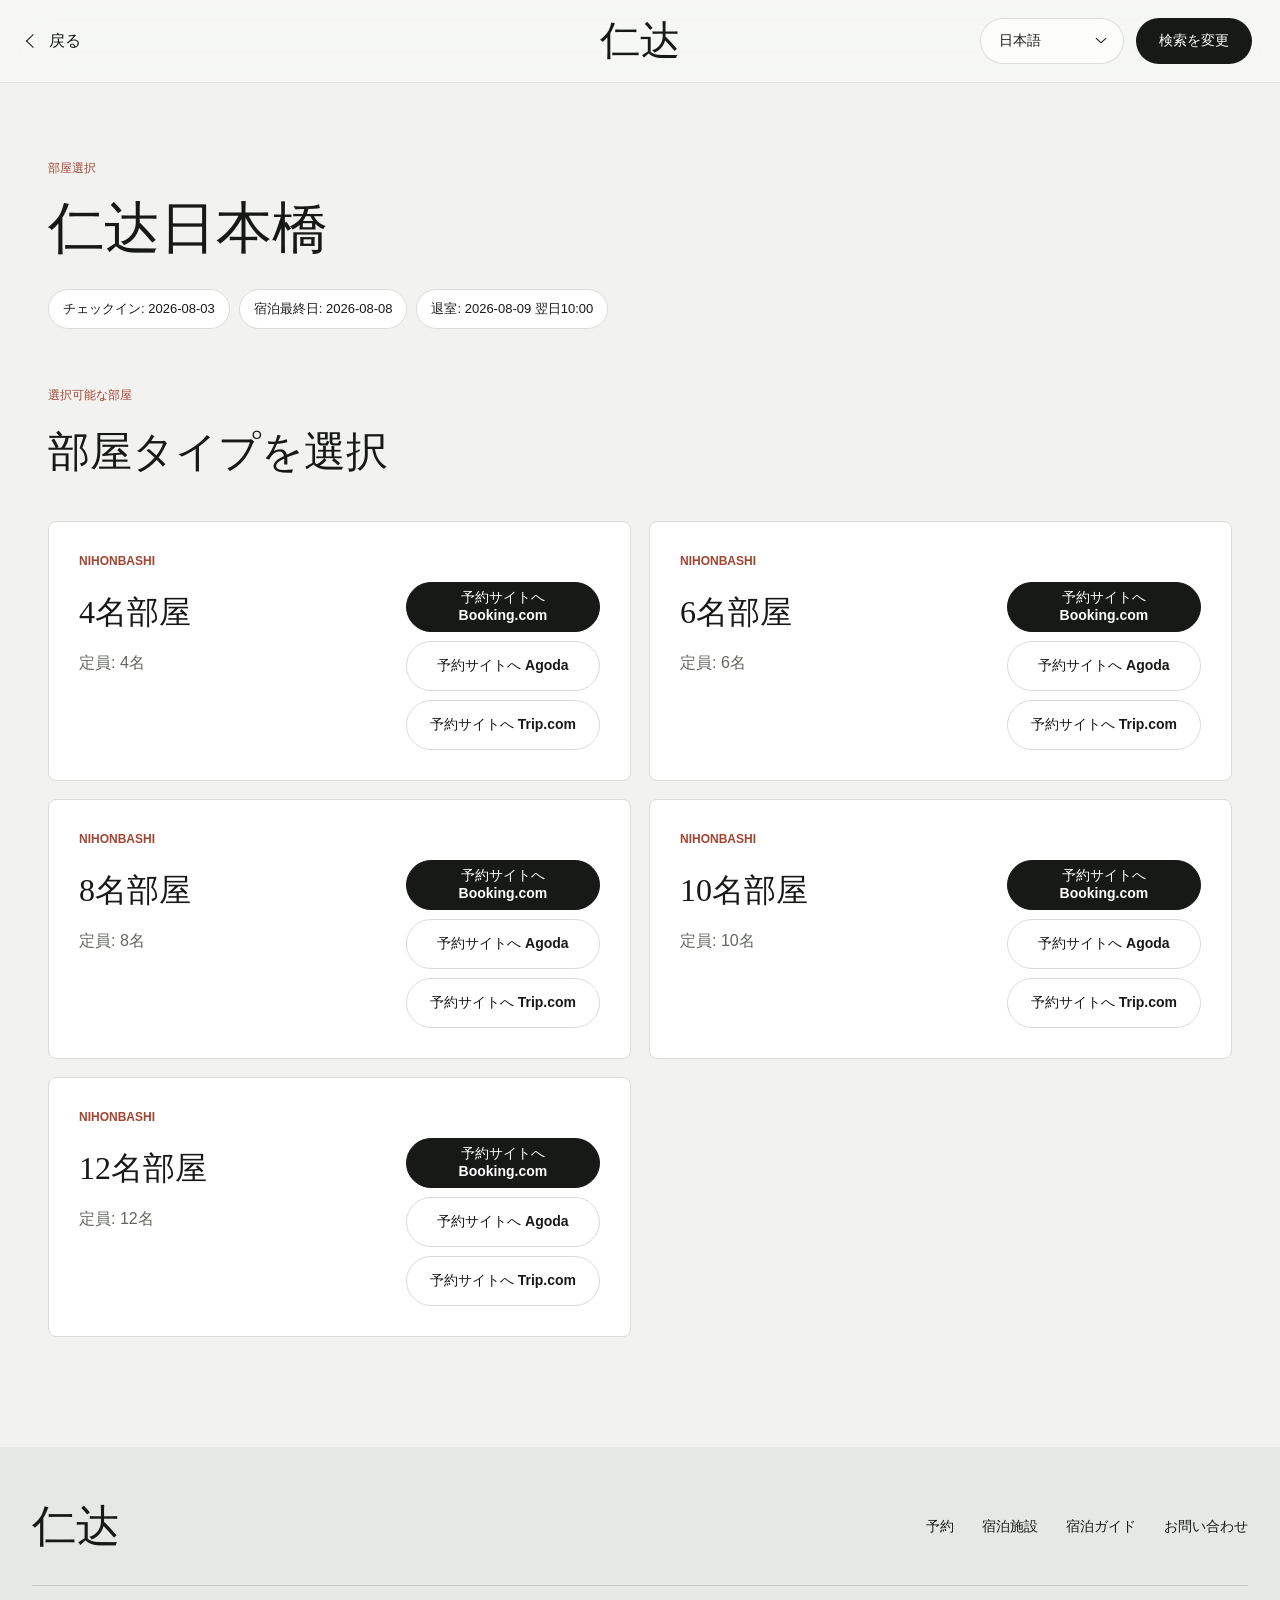
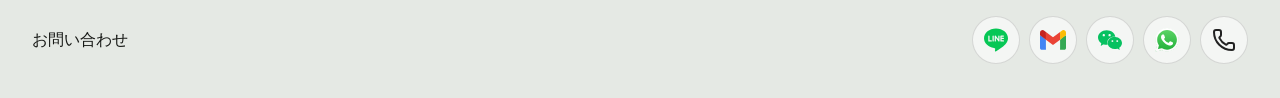
<file: rooms.html>
<!doctype html>
<html lang="ja">
  <head>
    <meta charset="utf-8" />
    <meta name="viewport" content="width=device-width, initial-scale=1" />
    <title>房型选择 | 仁达</title>
    <link rel="stylesheet" href="./styles.css?v=20260822a" />
  </head>
  <body class="rooms-site">
    <header class="site-header">
      <div class="header-left">
        <a class="back-link" href="./index.html#reserve" data-room-i18n="back">Back</a>
      </div>
      <a class="brand" href="./index.html" aria-label="仁达 home">仁达</a>
      <div class="header-right">
        <div class="language-wrap" aria-label="Language">
          <select id="languageSelect" class="native-language-select" tabindex="-1" aria-hidden="true">
            <option value="ja">日本語</option>
            <option value="en">English</option>
            <option value="zhHant">繁體中文</option>
            <option value="zhHans">简体中文</option>
            <option value="ko">한국어</option>
            <option value="vi">Tiếng Việt</option>
            <option value="hi">हिंदी</option>
          </select>
          <button class="language-trigger" type="button" aria-haspopup="listbox" aria-expanded="false">
            <span class="language-current">日本語</span>
          </button>
          <div class="language-menu" role="listbox" aria-label="Language options">
            <button type="button" role="option" data-language-option="ja">日本語</button>
            <button type="button" role="option" data-language-option="en">English</button>
            <button type="button" role="option" data-language-option="zhHant">繁體中文</button>
            <button type="button" role="option" data-language-option="zhHans">简体中文</button>
            <button type="button" role="option" data-language-option="ko">한국어</button>
            <button type="button" role="option" data-language-option="vi">Tiếng Việt</button>
            <button type="button" role="option" data-language-option="hi">हिंदी</button>
          </div>
        </div>
        <a class="reserve-button" href="./index.html#reserve" data-room-i18n="changeSearch">Change Search</a>
      </div>
    </header>

    <main class="rooms-page">
      <section class="rooms-hero">
        <p class="section-kicker" data-room-i18n="kicker">ROOM SELECTION</p>
        <h1 id="propertyTitle">仁达日本桥</h1>
        <div class="stay-summary">
          <span id="checkInSummary"></span>
          <span id="stayUntilSummary"></span>
          <span id="checkoutSummary"></span>
        </div>
      </section>

      <section class="room-list-section">
        <div class="section-heading">
          <p class="section-kicker" data-room-i18n="availableRooms">AVAILABLE ROOMS</p>
          <h2 data-room-i18n="chooseRoom">选择房型</h2>
        </div>
        <div class="room-grid" id="roomGrid"></div>
      </section>
    </main>

    <footer class="site-footer" id="contact">
      <div class="footer-main">
        <a class="footer-brand" href="./index.html">仁达</a>
        <nav aria-label="Footer navigation">
          <a href="./index.html#reserve" data-room-i18n="footerReserve">Reservation</a>
          <a href="./index.html#reserve" data-room-i18n="footerProperties">Properties</a>
          <a href="./guide.html" data-room-i18n="footerGuide">Stay Guide</a>
          <a href="#contact" data-room-i18n="footerContact">Contact</a>
        </nav>
      </div>
      <div class="contact-panel" aria-label="Contact channels">
        <p data-room-i18n="contactTitle">聯絡我們</p>
        <div class="contact-logos">
          <a href="#" aria-label="LINE">
            <img class="contact-icon" src="./assets/icons/line.svg" alt="" />
            <span class="sr-only">LINE</span>
          </a>
          <a href="mailto:info@jinda-stay.jp" aria-label="Gmail">
            <img class="contact-icon contact-icon-wide" src="./assets/icons/gmail.svg" alt="" />
            <span class="sr-only">Gmail</span>
          </a>
          <a href="#" aria-label="WeChat">
            <img class="contact-icon" src="./assets/icons/wechat.svg" alt="" />
            <span class="sr-only">WeChat</span>
          </a>
          <a href="#" aria-label="WhatsApp">
            <img class="contact-icon" src="./assets/icons/whatsapp.svg" alt="" />
            <span class="sr-only">WhatsApp</span>
          </a>
          <a href="tel:+81600000000" aria-label="Phone">
            <img class="contact-icon" src="./assets/icons/phone.svg" alt="" />
            <span class="sr-only">Phone</span>
          </a>
        </div>
      </div>
    </footer>

    <script src="./hotel-data.js?v=20260822a"></script>
    <script src="./rooms.js?v=20260822a"></script>
  </body>
</html>
</file>
<file: styles.css>
:root {
  color-scheme: light;
  --ink: #171916;
  --muted: #62675f;
  --line: #d9ddd7;
  --canvas: #f2f3f0;
  --surface: #ffffff;
  --soft: #e8ece7;
  --forest: #24362f;
  --vermilion: #a24532;
  --blue: #315b78;
  --shadow-soft: 0 16px 44px rgba(27, 34, 29, 0.08);
  --shadow-float: 0 18px 54px rgba(20, 24, 21, 0.16);
  --radius: 8px;
  --header-height: 82px;
  --content-width: 1360px;
  font-family:
    -apple-system, BlinkMacSystemFont, "Segoe UI", "Noto Sans JP", "Noto Sans TC",
    "Noto Sans KR", "Noto Sans Devanagari", Arial, sans-serif;
  font-synthesis: none;
  text-rendering: optimizeLegibility;
}

* {
  box-sizing: border-box;
}

html {
  scroll-behavior: smooth;
}

body {
  margin: 0;
  min-width: 320px;
  background: var(--canvas);
  color: var(--ink);
  font-size: 16px;
  line-height: 1.65;
}

body.menu-open {
  overflow: hidden;
}

button,
select,
input {
  color: inherit;
  font: inherit;
}

button,
a {
  -webkit-tap-highlight-color: transparent;
}

button {
  border: 0;
}

a {
  color: inherit;
  text-decoration: none;
}

img,
video {
  display: block;
  max-width: 100%;
}

.sr-only {
  position: absolute;
  width: 1px;
  height: 1px;
  padding: 0;
  margin: -1px;
  overflow: hidden;
  clip: rect(0, 0, 0, 0);
  white-space: nowrap;
  border: 0;
}

:focus-visible {
  outline: 3px solid rgba(49, 91, 120, 0.45);
  outline-offset: 3px;
}

.site-header {
  position: sticky;
  z-index: 70;
  top: 0;
  display: grid;
  grid-template-columns: 1fr auto 1fr;
  align-items: center;
  width: 100%;
  height: var(--header-height);
  padding: 0 28px;
  background: rgba(247, 248, 245, 0.84);
  box-shadow: 0 1px 0 rgba(31, 39, 33, 0.08);
  backdrop-filter: blur(22px) saturate(145%);
}

.header-left,
.header-right {
  display: flex;
  align-items: center;
}

.header-left {
  justify-content: flex-start;
  gap: 13px;
}

.header-right {
  justify-content: flex-end;
  gap: 12px;
}

.menu-button,
.drawer-close {
  position: relative;
  flex: 0 0 auto;
  width: 44px;
  height: 44px;
  padding: 0;
  border-radius: 50%;
  background: transparent;
  cursor: pointer;
  transition: background-color 180ms ease, transform 100ms ease-out;
}

.menu-button:hover,
.drawer-close:hover {
  background: rgba(23, 25, 22, 0.07);
}

.menu-button:active,
.drawer-close:active,
.language-trigger:active,
.reserve-button:active,
.hero-cta:active,
.map-open-link:active,
.guide-ota-links a:active,
.room-card a:active {
  transform: scale(0.97);
}

.menu-button span {
  position: absolute;
  left: 9px;
  width: 26px;
  height: 1px;
  background: currentColor;
}

.menu-button span:nth-child(1) {
  top: 13px;
}

.menu-button span:nth-child(2) {
  top: 21px;
}

.menu-button span:nth-child(3) {
  top: 29px;
}

.menu-text {
  padding: 8px 4px;
  background: transparent;
  font-size: 15px;
  font-weight: 600;
  cursor: pointer;
}

.brand,
.drawer-brand,
.footer-brand {
  font-family: "Yu Mincho", "Hiragino Mincho ProN", "Noto Serif JP", "Noto Serif TC", Georgia, serif;
  font-weight: 500;
  line-height: 1;
}

.brand {
  padding: 7px 15px;
  font-size: 40px;
}

.native-language-select {
  position: absolute;
  width: 1px;
  height: 1px;
  opacity: 0;
  pointer-events: none;
}

.language-wrap {
  position: relative;
}

.language-trigger {
  position: relative;
  display: flex;
  align-items: center;
  justify-content: space-between;
  min-width: 144px;
  height: 46px;
  padding: 0 42px 0 18px;
  border: 1px solid rgba(23, 25, 22, 0.14);
  border-radius: 999px;
  background: rgba(255, 255, 255, 0.72);
  font-size: 14px;
  font-weight: 600;
  white-space: nowrap;
  cursor: pointer;
  transition: background-color 180ms ease, border-color 180ms ease, transform 100ms ease-out;
}

.language-trigger::before,
.language-trigger::after {
  position: absolute;
  top: 21px;
  width: 7px;
  height: 1px;
  background: currentColor;
  content: "";
  transition: transform 220ms ease;
}

.language-trigger::before {
  right: 21px;
  transform: rotate(42deg);
}

.language-trigger::after {
  right: 16px;
  transform: rotate(-42deg);
}

.language-wrap.is-open .language-trigger,
.language-trigger:hover {
  border-color: rgba(23, 25, 22, 0.3);
  background: var(--surface);
}

.language-wrap.is-open .language-trigger::before {
  transform: rotate(-42deg);
}

.language-wrap.is-open .language-trigger::after {
  transform: rotate(42deg);
}

.language-menu {
  position: absolute;
  z-index: 90;
  top: calc(100% + 10px);
  right: 0;
  display: grid;
  grid-template-columns: repeat(2, minmax(0, 1fr));
  width: 320px;
  padding: 8px;
  border: 1px solid rgba(23, 25, 22, 0.1);
  border-radius: var(--radius);
  background: rgba(255, 255, 255, 0.94);
  box-shadow: var(--shadow-float);
  opacity: 0;
  transform: translateY(-6px) scale(0.98);
  transform-origin: top right;
  pointer-events: none;
  backdrop-filter: blur(24px) saturate(150%);
  transition: opacity 180ms ease, transform 260ms cubic-bezier(0.2, 0.8, 0.2, 1);
}

.language-wrap.is-open .language-menu {
  opacity: 1;
  transform: translateY(0) scale(1);
  pointer-events: auto;
}

.language-menu button {
  min-height: 46px;
  padding: 10px 12px;
  border-radius: 6px;
  background: transparent;
  text-align: left;
  white-space: nowrap;
  cursor: pointer;
  transition: background-color 160ms ease, color 160ms ease;
}

.language-menu button:hover,
.language-menu button[aria-selected="true"] {
  background: var(--soft);
  color: var(--forest);
}

.reserve-button,
.hero-cta,
.map-open-link,
.guide-ota-links a,
.ota-actions a {
  display: inline-flex;
  align-items: center;
  justify-content: center;
  min-height: 46px;
  border-radius: 999px;
  font-weight: 650;
  line-height: 1.25;
  transition: background-color 180ms ease, color 180ms ease, border-color 180ms ease, transform 100ms ease-out;
}

.reserve-button {
  min-width: 116px;
  padding: 0 23px;
  background: var(--ink);
  color: #fff;
  font-size: 14px;
  white-space: nowrap;
}

.reserve-button:hover,
.hero-cta:hover {
  background: var(--forest);
}

.back-link {
  display: inline-flex;
  align-items: center;
  min-height: 44px;
  font-weight: 650;
}

.back-link::before {
  width: 9px;
  height: 9px;
  margin-right: 11px;
  border-bottom: 1px solid currentColor;
  border-left: 1px solid currentColor;
  content: "";
  transform: rotate(45deg);
}

.menu-drawer {
  position: fixed;
  z-index: 100;
  inset: 0;
  background: rgba(11, 14, 12, 0.48);
  opacity: 0;
  pointer-events: none;
  transition: opacity 260ms ease;
}

.menu-drawer.is-open {
  opacity: 1;
  pointer-events: auto;
}

.drawer-panel {
  width: min(440px, 92vw);
  height: 100%;
  padding: 28px 34px 42px;
  background: rgba(250, 251, 248, 0.97);
  box-shadow: var(--shadow-float);
  transform: translateX(-100%);
  backdrop-filter: blur(26px) saturate(135%);
  transition: transform 380ms cubic-bezier(0.2, 0.8, 0.2, 1);
}

.menu-drawer.is-open .drawer-panel {
  transform: translateX(0);
}

.drawer-head {
  display: flex;
  align-items: center;
  justify-content: space-between;
  min-height: 58px;
}

.drawer-brand {
  font-size: 40px;
}

.drawer-close span::before,
.drawer-close span::after {
  position: absolute;
  top: 21px;
  left: 11px;
  width: 22px;
  height: 1px;
  background: currentColor;
  content: "";
}

.drawer-close span::before {
  transform: rotate(45deg);
}

.drawer-close span::after {
  transform: rotate(-45deg);
}

.drawer-nav {
  display: grid;
  margin-top: 80px;
}

.drawer-nav a {
  position: relative;
  padding: 20px 40px 20px 0;
  border-bottom: 1px solid var(--line);
  font-family: "Yu Mincho", "Hiragino Mincho ProN", "Noto Serif JP", "Noto Serif TC", Georgia, serif;
  font-size: 30px;
  line-height: 1.25;
  transition: color 180ms ease, padding-left 200ms ease;
}

.drawer-nav a::after {
  position: absolute;
  top: 50%;
  right: 8px;
  width: 9px;
  height: 9px;
  border-top: 1px solid currentColor;
  border-right: 1px solid currentColor;
  content: "";
  transform: translateY(-50%) rotate(45deg);
}

.drawer-nav a:hover {
  padding-left: 8px;
  color: var(--vermilion);
}

.hero {
  position: relative;
  width: 100%;
  height: min(880px, calc(100svh - 112px));
  min-height: 620px;
  overflow: hidden;
  background: #202822;
  touch-action: pan-y;
}

.slide {
  position: absolute;
  inset: 0;
  background-image: var(--image);
  background-position: center;
  background-size: cover;
  opacity: 0;
  transform: scale(1.015);
  transition: opacity 680ms ease, transform 1200ms cubic-bezier(0.2, 0.7, 0.2, 1);
}

.slide.is-active {
  opacity: 1;
  transform: scale(1);
}

.hero-shade {
  position: absolute;
  inset: 0;
  background: rgba(10, 13, 11, 0.42);
}

.hero-copy {
  position: absolute;
  z-index: 2;
  bottom: 17%;
  left: max(48px, 8vw);
  width: min(680px, 70vw);
  color: #fff;
}

.eyebrow,
.section-kicker {
  margin: 0;
  font-size: 12px;
  font-weight: 750;
  letter-spacing: 0;
  line-height: 1.4;
  text-transform: uppercase;
}

.eyebrow {
  margin-bottom: 22px;
}

.hero-copy h1,
.intro-section h2,
.property-entry-head h2,
.service-copy h2,
.guide-hero h1,
.guide-panel h2,
.rooms-hero h1,
.section-heading h2,
.room-card h3 {
  margin: 0;
  font-family: "Yu Mincho", "Hiragino Mincho ProN", "Noto Serif JP", "Noto Serif TC", Georgia, serif;
  font-weight: 500;
  letter-spacing: 0;
}

html[lang="hi"] .hero-copy h1,
html[lang="hi"] .intro-section h2,
html[lang="hi"] .property-entry-head h2,
html[lang="hi"] .service-copy h2,
html[lang="hi"] .guide-hero h1,
html[lang="hi"] .guide-panel h2,
html[lang="hi"] .rooms-hero h1,
html[lang="hi"] .section-heading h2,
html[lang="hi"] .room-card h3 {
  font-family: "Noto Sans Devanagari", "Segoe UI", Arial, sans-serif;
  font-weight: 580;
}

html[lang="zh-CN"] {
  font-family:
    "Noto Sans SC", "Noto Sans CJK SC", "Source Han Sans SC", "PingFang SC",
    "Microsoft YaHei UI", "Microsoft YaHei", "Segoe UI", Arial, sans-serif;
}

html[lang="zh-CN"] .drawer-nav a,
html[lang="zh-CN"] .hero-copy h1,
html[lang="zh-CN"] .intro-section h2,
html[lang="zh-CN"] .property-entry-head h2,
html[lang="zh-CN"] .service-copy h2,
html[lang="zh-CN"] .guide-hero h1,
html[lang="zh-CN"] .guide-panel h2,
html[lang="zh-CN"] .rooms-hero h1,
html[lang="zh-CN"] .section-heading h2,
html[lang="zh-CN"] .room-card h3,
html[lang="zh-CN"] .property-entry-copy strong,
html[lang="zh-CN"] .service-list strong {
  font-family:
    "Noto Sans SC", "Noto Sans CJK SC", "Source Han Sans SC", "PingFang SC",
    "Microsoft YaHei UI", "Microsoft YaHei", "Segoe UI", Arial, sans-serif;
  font-weight: 500;
}

.hero-copy h1 {
  max-width: 640px;
  font-size: 68px;
  line-height: 1.1;
}

.hero-copy > p:last-of-type {
  max-width: 580px;
  margin: 28px 0 0;
  font-size: 18px;
  line-height: 1.8;
}

.hero-cta {
  min-width: 176px;
  margin-top: 34px;
  padding: 0 24px;
  background: #fff;
  color: var(--ink);
  font-size: 14px;
}

.hero-cta:hover {
  color: #fff;
}

.slide-arrow {
  position: absolute;
  z-index: 3;
  top: 50%;
  display: grid;
  width: 54px;
  height: 54px;
  place-items: center;
  border: 1px solid rgba(255, 255, 255, 0.7);
  border-radius: 50%;
  background: rgba(17, 21, 18, 0.24);
  color: #fff;
  font-size: 28px;
  line-height: 1;
  cursor: pointer;
  backdrop-filter: blur(12px);
  transform: translateY(-50%);
  transition: background-color 180ms ease, transform 100ms ease-out;
}

.slide-arrow:hover {
  background: rgba(17, 21, 18, 0.58);
}

.slide-arrow:active {
  transform: translateY(-50%) scale(0.94);
}

.slide-arrow-left {
  left: 28px;
}

.slide-arrow-right {
  right: 28px;
}

.slide-count {
  position: absolute;
  z-index: 3;
  right: 40px;
  bottom: 32px;
  color: #fff;
  font-size: 13px;
  font-variant-numeric: tabular-nums;
}

.property-entry,
.intro-section,
.service-section,
.site-footer {
  width: 100%;
}

.property-entry {
  max-width: var(--content-width);
  margin: 0 auto;
  padding: 112px 48px 126px;
}

.property-entry-head {
  display: grid;
  grid-template-columns: minmax(0, 1.15fr) minmax(300px, 0.85fr);
  gap: 34px 80px;
  align-items: end;
  margin-bottom: 56px;
}

.property-entry-head .section-kicker {
  grid-column: 1 / -1;
  color: var(--vermilion);
}

.property-entry-head h2 {
  font-size: 48px;
  line-height: 1.22;
}

.property-entry-head > p:last-child {
  margin: 0;
  color: var(--muted);
  font-size: 17px;
  line-height: 1.8;
}

.property-entry-grid {
  display: grid;
  grid-template-columns: repeat(2, minmax(0, 1fr));
  gap: 24px;
}

.property-entry-card:last-child:nth-child(odd) {
  grid-column: 1 / -1;
}

.property-entry-card {
  display: grid;
  grid-template-columns: minmax(0, 1.08fr) minmax(250px, 0.92fr);
  min-height: 340px;
  overflow: hidden;
  border: 1px solid var(--line);
  border-radius: var(--radius);
  background: var(--surface);
  box-shadow: 0 1px 0 rgba(20, 24, 21, 0.02);
  transition: border-color 200ms ease, box-shadow 260ms ease, transform 260ms cubic-bezier(0.2, 0.8, 0.2, 1);
}

.property-entry-card:hover {
  border-color: rgba(36, 54, 47, 0.35);
  box-shadow: var(--shadow-soft);
  transform: translateY(-3px);
}

.property-entry-media {
  min-width: 0;
  min-height: 100%;
  margin: 0;
  overflow: hidden;
  background: var(--soft);
}

.property-entry-media img {
  width: 100%;
  height: 100%;
  object-fit: cover;
  transition: transform 700ms cubic-bezier(0.2, 0.7, 0.2, 1);
}

.property-entry-card:hover .property-entry-media img {
  transform: scale(1.025);
}

.property-entry-copy {
  display: flex;
  min-width: 0;
  padding: 30px;
  flex-direction: column;
}

.property-entry-copy > span {
  color: var(--vermilion);
  font-size: 12px;
  font-weight: 750;
}

.property-entry-copy strong {
  margin-top: 18px;
  font-family: "Yu Mincho", "Hiragino Mincho ProN", "Noto Serif JP", "Noto Serif TC", Georgia, serif;
  font-size: 30px;
  font-weight: 500;
  line-height: 1.25;
}

html[lang="hi"] .property-entry-copy strong {
  font-family: "Noto Sans Devanagari", "Segoe UI", Arial, sans-serif;
  font-weight: 600;
}

.property-entry-copy small {
  margin-top: 16px;
  color: var(--muted);
  font-size: 13px;
  line-height: 1.65;
}

.property-entry-copy em {
  display: flex;
  align-items: center;
  justify-content: space-between;
  gap: 18px;
  margin-top: auto;
  padding-top: 26px;
  border-top: 1px solid var(--line);
  color: var(--forest);
  font-size: 14px;
  font-style: normal;
  font-weight: 700;
}

.property-entry-copy em span:last-child {
  font-size: 19px;
  transition: transform 180ms ease;
}

.property-entry-card:hover .property-entry-copy em span:last-child {
  transform: translateX(4px);
}

.intro-section {
  display: grid;
  grid-template-columns: minmax(0, 1fr) minmax(0, 0.9fr);
  gap: 80px;
  max-width: var(--content-width);
  margin: 0 auto;
  padding: 104px 48px;
  border-top: 1px solid var(--line);
}

.intro-section h2 {
  max-width: 620px;
  margin-top: 22px;
  font-size: 48px;
  line-height: 1.24;
}

.intro-body {
  display: flex;
  align-items: end;
}

.intro-body p {
  margin: 0;
  color: var(--muted);
  font-size: 17px;
  line-height: 1.9;
}

.service-section {
  display: grid;
  grid-template-columns: minmax(300px, 0.72fr) minmax(0, 1.28fr);
  gap: 80px;
  padding: 112px max(48px, calc((100vw - 1264px) / 2));
  background: var(--forest);
  color: #fff;
}

.service-copy .section-kicker {
  color: #d8b5aa;
}

.service-copy h2 {
  max-width: 480px;
  margin-top: 24px;
  font-size: 48px;
  line-height: 1.25;
}

.service-list {
  margin: 0;
  padding: 0;
  list-style: none;
}

.service-list li {
  display: grid;
  grid-template-columns: 46px minmax(150px, 0.55fr) minmax(0, 1fr);
  gap: 22px;
  align-items: baseline;
  padding: 31px 0;
  border-top: 1px solid rgba(255, 255, 255, 0.2);
}

.service-list li:last-child {
  border-bottom: 1px solid rgba(255, 255, 255, 0.2);
}

.service-list span {
  color: #d8b5aa;
  font-size: 12px;
  font-weight: 750;
}

.service-list strong {
  font-family: "Yu Mincho", "Hiragino Mincho ProN", "Noto Serif JP", "Noto Serif TC", Georgia, serif;
  font-size: 25px;
  font-weight: 500;
}

html[lang="hi"] .service-list strong {
  font-family: "Noto Sans Devanagari", "Segoe UI", Arial, sans-serif;
  font-weight: 600;
}

.service-list p {
  margin: 0;
  color: rgba(255, 255, 255, 0.73);
  font-size: 15px;
  line-height: 1.8;
}

.site-footer {
  padding: 58px max(32px, calc((100vw - 1264px) / 2)) 34px;
  background: #e5e9e4;
}

.footer-main,
.contact-panel {
  display: flex;
  align-items: center;
  justify-content: space-between;
  gap: 32px;
}

.footer-main {
  padding-bottom: 36px;
  border-bottom: 1px solid rgba(23, 25, 22, 0.14);
}

.footer-brand {
  font-size: 44px;
}

.site-footer nav {
  display: flex;
  flex-wrap: wrap;
  justify-content: flex-end;
  gap: 12px 28px;
}

.site-footer nav a {
  font-size: 14px;
  font-weight: 650;
}

.site-footer nav a:hover {
  color: var(--vermilion);
}

.contact-panel {
  padding-top: 30px;
}

.contact-panel p {
  margin: 0;
  font-weight: 700;
}

.contact-logos {
  display: flex;
  flex-wrap: wrap;
  justify-content: flex-end;
  gap: 9px;
}

.contact-logos a {
  display: grid;
  width: 48px;
  height: 48px;
  place-items: center;
  border: 1px solid rgba(23, 25, 22, 0.14);
  border-radius: 50%;
  background: rgba(255, 255, 255, 0.58);
  transition: background-color 180ms ease, border-color 180ms ease, transform 180ms ease;
}

.contact-logos a:hover {
  border-color: rgba(23, 25, 22, 0.32);
  background: #fff;
  transform: translateY(-2px);
}

.contact-icon {
  width: 24px;
  height: 24px;
  object-fit: contain;
}

.contact-icon-wide {
  width: 26px;
}

.guide-page,
.rooms-page {
  width: min(100%, 1440px);
  margin: 0 auto;
  padding: 78px 48px 110px;
}

.guide-hero,
.rooms-hero {
  max-width: 920px;
  margin-bottom: 58px;
}

.guide-hero .section-kicker,
.rooms-hero .section-kicker,
.section-heading .section-kicker,
.guide-panel .section-kicker {
  color: var(--vermilion);
}

.guide-hero h1,
.rooms-hero h1 {
  margin-top: 18px;
  font-size: 56px;
  line-height: 1.18;
}

.guide-hero > p:last-of-type {
  max-width: 720px;
  margin: 24px 0 0;
  color: var(--muted);
  font-size: 17px;
}

.property-switcher {
  display: flex;
  flex-wrap: wrap;
  gap: 9px;
  margin-top: 34px;
}

.property-switcher button {
  min-height: 44px;
  padding: 0 18px;
  border: 1px solid var(--line);
  border-radius: 999px;
  background: var(--surface);
  font-size: 14px;
  font-weight: 650;
  cursor: pointer;
  transition: background-color 180ms ease, color 180ms ease, border-color 180ms ease, transform 100ms ease-out;
}

.property-switcher button:hover {
  border-color: rgba(36, 54, 47, 0.42);
}

.property-switcher button:active {
  transform: scale(0.97);
}

.property-switcher button[aria-pressed="true"] {
  border-color: var(--forest);
  background: var(--forest);
  color: #fff;
}

.guide-layout {
  display: grid;
  grid-template-columns: minmax(0, 0.95fr) minmax(0, 1.05fr);
  gap: 22px;
  align-items: start;
}

.guide-details {
  margin-top: 22px;
}

.guide-entry-demo {
  margin-top: 22px;
}

.guide-layout > .guide-entry-demo {
  margin-top: 0;
}

.guide-layout .entry-demo-header {
  grid-template-columns: 1fr;
  gap: 20px;
}

.guide-layout .demo-mode-switch {
  width: 100%;
}

.guide-layout .demo-mode-switch button {
  min-width: 0;
  flex: 1;
}

.guide-layout .entry-demo-stage {
  grid-template-columns: 1fr;
  gap: 24px;
}

.guide-layout .demo-instructions {
  padding: 22px 0 0;
  border-top: 1px solid var(--line);
  border-left: 0;
}

.guide-room-panel {
  margin-top: 22px;
}

.guide-entry-demo[hidden],
.demo-mode-switch[hidden],
.demo-scene[hidden] {
  display: none;
}

.entry-demo-panel {
  overflow: hidden;
}

.entry-demo-header {
  display: grid;
  grid-template-columns: minmax(0, 1fr) auto;
  gap: 32px;
  align-items: end;
}

.entry-demo-header .guide-panel-head {
  max-width: 720px;
}

.demo-mode-switch {
  display: flex;
  gap: 4px;
  padding: 4px;
  border: 1px solid var(--line);
  border-radius: 8px;
  background: var(--soft);
}

.demo-mode-switch button {
  min-height: 42px;
  padding: 0 17px;
  border: 0;
  border-radius: 6px;
  background: transparent;
  color: var(--muted);
  font-size: 13px;
  font-weight: 700;
  cursor: pointer;
  transition: background-color 180ms ease, color 180ms ease, box-shadow 180ms ease, transform 100ms ease-out;
}

.demo-mode-switch button:hover {
  color: var(--ink);
}

.demo-mode-switch button:active {
  transform: scale(0.97);
}

.demo-mode-switch button[aria-selected="true"] {
  background: var(--surface);
  color: var(--ink);
  box-shadow: 0 1px 7px rgba(31, 31, 28, 0.09);
}

.entry-demo-stage {
  display: grid;
  grid-template-columns: minmax(360px, 1.15fr) minmax(260px, 0.85fr);
  gap: 32px;
  align-items: stretch;
  margin-top: 30px;
}

.demo-visual-wrap {
  position: relative;
  min-height: 410px;
  overflow: hidden;
  border: 1px solid rgba(43, 48, 44, 0.12);
  border-radius: 8px;
  background: #e9ece8;
}

.demo-scene,
.lobby-wall,
.room-wall {
  position: absolute;
  inset: 0;
}

.lobby-wall {
  overflow: hidden;
  background: #d8d5cd;
}

.lobby-wall::after {
  position: absolute;
  right: 0;
  bottom: 0;
  left: 0;
  height: 18%;
  background: #b9b7b0;
  content: "";
}

.lobby-sign {
  position: absolute;
  z-index: 2;
  top: 24px;
  left: 6%;
  color: #434844;
  font-size: 11px;
  font-weight: 800;
}

.lobby-intercom {
  position: absolute;
  z-index: 3;
  top: 20px;
  right: 6%;
  left: auto;
  width: min(42%, 190px);
  min-width: 142px;
  min-height: 368px;
  padding: 12px 11px 14px;
  border: 2px solid #343936;
  border-radius: 3px;
  background: #1d211f;
  box-shadow: 0 20px 42px rgba(27, 31, 28, 0.24);
}

.lobby-intercom-top {
  position: relative;
  height: 66px;
}

.lobby-sensor {
  position: absolute;
  top: 7px;
  left: 8px;
  width: 31px;
  height: 35px;
  border-radius: 3px;
  background: #282c2a;
  box-shadow: inset 0 0 0 1px rgba(255, 255, 255, 0.05);
}

.lobby-camera {
  position: absolute;
  top: 2px;
  left: 50%;
  width: 48px;
  height: 48px;
  border: 8px solid #303532;
  border-radius: 50%;
  background: #151918;
  box-shadow: inset 0 0 0 3px #252c29, 0 0 0 1px rgba(255, 255, 255, 0.08);
  transform: translateX(-50%);
}

.lobby-camera::after {
  position: absolute;
  top: 50%;
  left: 50%;
  width: 8px;
  height: 8px;
  border-radius: 50%;
  background: #59645f;
  content: "";
  transform: translate(-50%, -50%);
}

.lobby-speaker {
  position: absolute;
  top: 10px;
  right: 5px;
  display: flex;
  gap: 4px;
}

.lobby-speaker i {
  width: 3px;
  height: 28px;
  border-radius: 2px;
  background: #2b302d;
}

.lobby-status-bar {
  position: absolute;
  bottom: 6px;
  left: 13px;
  width: 17px;
  height: 3px;
  border-radius: 3px;
  background: #42b5e8;
  box-shadow: 0 0 8px rgba(66, 181, 232, 0.68);
}

.demo-device-screen {
  display: grid;
  min-height: 62px;
  padding: 8px 9px;
  align-content: space-between;
  border-radius: 4px;
  background: #dfe9dc;
  color: #24362d;
  font-family: "Segoe UI", sans-serif;
}

.demo-device-screen > span {
  font-size: 8px;
  font-weight: 800;
}

.demo-phase-label {
  display: block;
  overflow: hidden;
  margin-top: 5px;
  color: #4c5f53;
  font-size: 7px;
  font-weight: 750;
  line-height: 1.2;
  text-overflow: ellipsis;
  white-space: nowrap;
}

.lobby-screen.is-touched {
  border-color: #6e8586;
  background: #25353b;
  box-shadow: 0 0 0 2px rgba(66, 181, 232, 0.22);
}

.lobby-screen {
  display: flex;
  min-height: 264px;
  padding: 8px;
  flex-direction: column;
  border: 1px solid #394744;
  border-radius: 2px;
  background: #1c292f;
  color: #f1f5f4;
  box-shadow: inset 0 0 18px rgba(0, 0, 0, 0.28);
}

.lobby-screen-heading {
  min-height: 47px;
  padding: 2px 2px 6px;
  border-bottom: 1px solid rgba(255, 255, 255, 0.12);
}

.lobby-screen-heading > span:first-child {
  display: block;
  color: #dbe5e3;
  font-size: 8px;
  font-weight: 800;
}

.lobby-screen .demo-phase-label {
  min-height: 17px;
  color: #aebebc;
  text-overflow: clip;
  white-space: normal;
}

.lobby-screen .demo-code-display {
  min-height: 27px;
  padding: 4px 2px 3px;
  gap: 8px;
  border-bottom: 1px solid rgba(255, 255, 255, 0.12);
  color: #fff;
  font-size: 16px;
}

.lobby-screen-controls {
  display: grid;
  grid-template-columns: minmax(0, 1fr) 34px;
  gap: 7px;
  align-items: end;
  margin-top: 5px;
}

.lobby-keypad {
  gap: 2px 5px;
  margin-top: 0;
}

.lobby-keypad .demo-key {
  height: 21px;
  aspect-ratio: auto;
  border: 0;
  border-bottom: 1px solid rgba(255, 255, 255, 0.18);
  border-radius: 0;
  background: transparent;
  font-size: 10px;
}

.lobby-screen-footer {
  display: flex;
  min-height: 20px;
  margin-top: auto;
  align-items: end;
  justify-content: space-between;
  border-top: 1px solid rgba(255, 255, 255, 0.12);
  color: #9da9a6;
  font-size: 6px;
}

.demo-code-display {
  display: flex;
  min-height: 20px;
  gap: 6px;
  align-items: center;
  font-size: 13px;
  font-variant-numeric: tabular-nums;
  font-weight: 800;
}

.demo-code-display i {
  opacity: 0;
  font-style: normal;
}

.demo-code-display i.is-visible {
  opacity: 1;
}

.demo-keypad {
  display: grid;
  grid-template-columns: repeat(3, 1fr);
  gap: 6px;
  margin-top: 12px;
}

.demo-key {
  display: grid;
  aspect-ratio: 1;
  place-items: center;
  border: 1px solid rgba(255, 255, 255, 0.16);
  border-radius: 50%;
  background: #343a36;
  color: #f7f8f6;
  font-family: "Segoe UI", sans-serif;
  font-size: 10px;
  font-style: normal;
  font-weight: 650;
}

.demo-confirm {
  border-color: rgba(202, 229, 211, 0.38);
  color: #cfe7d7;
  font-size: 8px;
}

.demo-call {
  position: static;
  display: grid;
  width: 100%;
  height: 72px;
  place-items: center;
  border: 1px solid #79d1c4;
  border-radius: 2px;
  background: #25b9ad;
  color: #fff;
  font-family: "Segoe UI", sans-serif;
  font-size: 7px;
  font-weight: 800;
  writing-mode: vertical-rl;
}

.demo-call.is-tapped {
  border-color: #bfeee8;
  background: #157f78;
  box-shadow: 0 0 0 3px rgba(37, 185, 173, 0.24);
  transform: scale(0.96);
}

.demo-unlock-light {
  position: absolute;
  right: 14px;
  bottom: 12px;
  width: 9px;
  height: 9px;
  border-radius: 50%;
  background: #6c756f;
  box-shadow: 0 0 0 4px rgba(255, 255, 255, 0.05);
}

.demo-unlock-light.is-unlocked {
  background: #58a970;
  box-shadow: 0 0 0 6px rgba(88, 169, 112, 0.2);
}

.lobby-door {
  position: absolute;
  z-index: 1;
  right: auto;
  bottom: 0;
  left: 5%;
  width: 43%;
  height: 86%;
  overflow: hidden;
  border: 9px solid #4c524f;
  border-bottom: 0;
  background: #aebfbd;
}

.lobby-door::after {
  position: absolute;
  top: 0;
  bottom: 0;
  left: 50%;
  width: 2px;
  background: #535b57;
  content: "";
  transform: translateX(-50%);
}

.glass-door {
  position: absolute;
  top: 0;
  bottom: 0;
  width: 50%;
  border: 1px solid rgba(255, 255, 255, 0.38);
  background: rgba(223, 236, 233, 0.5);
}

.glass-door-left {
  left: 0;
}

.glass-door-right {
  right: 0;
}

.lobby-door.is-open .glass-door-left {
  transform: translateX(-83%);
}

.lobby-door.is-open .glass-door-right {
  transform: translateX(83%);
}

.room-wall {
  overflow: hidden;
  background: #d8d4cb;
}

.room-wall::after {
  position: absolute;
  right: 0;
  bottom: 0;
  left: 0;
  height: 12%;
  background: #bbb6ac;
  content: "";
}

.room-door-frame {
  position: absolute;
  z-index: 1;
  bottom: 0;
  left: 50%;
  width: min(54%, 290px);
  height: 94%;
  border: 10px solid #3e332c;
  border-bottom: 0;
  background: #282522;
  perspective: 900px;
  transform: translateX(-50%);
}

.room-door-leaf {
  position: absolute;
  inset: 0;
  background: #69503e;
  box-shadow: inset 0 0 0 1px rgba(255, 255, 255, 0.08);
  transform-origin: left center;
}

.room-door-label {
  position: absolute;
  top: 34px;
  left: 50%;
  color: rgba(255, 255, 255, 0.72);
  font-size: 9px;
  font-weight: 800;
  transform: translateX(-50%);
}

.room-lock {
  position: absolute;
  top: 98px;
  right: 18px;
  width: 88px;
  min-height: 222px;
  padding: 9px;
  border-radius: 7px;
  background: #1f2421;
  box-shadow: 0 14px 28px rgba(24, 22, 20, 0.32);
}

.room-wake-bar {
  display: grid;
  min-height: 17px;
  margin-bottom: 7px;
  place-items: center;
  border: 1px solid #565f59;
  border-radius: 3px;
  background: #3c443f;
  color: #dce8df;
  font-family: "Segoe UI", sans-serif;
  font-size: 6px;
  font-weight: 800;
}

.room-wake-bar.is-tapped {
  border-color: #cfe7d7;
  background: #426854;
  box-shadow: 0 0 0 3px rgba(88, 169, 112, 0.2);
  transform: scale(0.96);
}

.room-lock-screen {
  position: relative;
  min-height: 40px;
  padding: 7px;
}

.room-random-text {
  position: absolute;
  right: 7px;
  bottom: 7px;
  opacity: 0;
  color: #315f43;
  font-family: "Segoe UI", sans-serif;
  font-size: 9px;
  font-weight: 850;
  letter-spacing: 0.09em;
  transition: opacity 180ms ease;
}

.room-random-text.is-visible {
  opacity: 1;
}

.room-keypad {
  gap: 4px;
  margin-top: 8px;
}

.room-keypad .demo-key {
  font-size: 8px;
}

.room-handle {
  position: absolute;
  right: 8px;
  bottom: -29px;
  width: 58px;
  height: 11px;
  border-radius: 999px;
  background: #c8cbc8;
  box-shadow: 0 4px 7px rgba(0, 0, 0, 0.24);
  transform-origin: right center;
}

.room-handle::after {
  position: absolute;
  right: -3px;
  top: -5px;
  width: 21px;
  height: 21px;
  border: 4px solid #aeb3af;
  border-radius: 50%;
  content: "";
}

.room-lock .demo-unlock-light {
  right: auto;
  bottom: -27px;
  left: 4px;
}

.demo-key.is-tapped {
  border-color: #cfe7d7;
  background: #426854;
  color: #fff;
  box-shadow: 0 0 0 3px rgba(88, 169, 112, 0.2);
  transform: scale(0.88);
}

.demo-key[data-demo-key="room-confirm"] {
  border-color: rgba(104, 220, 135, 0.72);
  background: #258b4d;
  color: #fff;
}

.demo-key[data-demo-key="room-clear"] {
  color: #ffccb9;
}

.room-handle.is-down {
  transform: rotate(24deg);
}

.room-door-leaf.is-open {
  transform: rotateY(-28deg);
}

.mailbox-wall {
  position: absolute;
  inset: 0;
  overflow: hidden;
  background: #d7d5cf;
}

.mailbox-wall::after {
  position: absolute;
  right: 0;
  bottom: 0;
  left: 0;
  height: 15%;
  background: #bab9b4;
  content: "";
}

.mailbox-sample-banner {
  position: absolute;
  z-index: 4;
  top: 12px;
  right: 6%;
  left: 6%;
  display: grid;
  min-height: 40px;
  grid-template-columns: auto minmax(0, 1fr);
  gap: 10px;
  align-items: center;
  padding: 6px 12px;
  border: 1px solid rgba(63, 69, 64, 0.18);
  border-radius: 8px;
  background: rgba(248, 249, 246, 0.92);
  box-shadow: 0 7px 20px rgba(41, 45, 42, 0.11);
  color: #39413b;
}

.mailbox-sample-banner span {
  color: #76512f;
  font-size: 9px;
  font-weight: 800;
  white-space: nowrap;
}

.mailbox-sample-banner strong {
  min-width: 0;
  font-size: 11px;
  font-weight: 760;
  line-height: 1.35;
}

.mailbox-cabinet {
  position: absolute;
  z-index: 2;
  top: 64px;
  right: 6%;
  bottom: 82px;
  left: 6%;
  display: grid;
  grid-template-columns: minmax(72px, 1fr) minmax(166px, 1.4fr) minmax(72px, 1fr);
  grid-template-rows: repeat(2, minmax(0, 1fr));
  gap: 7px;
  padding: 8px;
  border: 2px solid #7d817e;
  border-radius: 4px;
  background: #777b78;
  box-shadow: 0 18px 35px rgba(34, 38, 35, 0.22);
}

.mailbox-neighbor {
  position: relative;
  min-width: 0;
  border: 1px solid #7c807d;
  border-radius: 2px;
  background: #aaada9;
  box-shadow: inset 0 1px 0 rgba(255, 255, 255, 0.35);
}

.mailbox-neighbor i {
  position: absolute;
  top: 17%;
  right: 13%;
  left: 13%;
  height: 13px;
  border: 2px solid #888d89;
  background: #777c78;
  box-shadow: inset 0 3px 4px rgba(0, 0, 0, 0.18);
}

.mailbox-neighbor b {
  position: absolute;
  right: 10px;
  bottom: 9px;
  color: #696e6a;
  font-family: "Segoe UI", sans-serif;
  font-size: 8px;
}

.mailbox-neighbor-a {
  grid-column: 1;
  grid-row: 1;
}

.mailbox-neighbor-b {
  grid-column: 3;
  grid-row: 1;
}

.mailbox-neighbor-c {
  grid-column: 1;
  grid-row: 2;
}

.mailbox-neighbor-d {
  grid-column: 3;
  grid-row: 2;
}

.mailbox-target {
  position: relative;
  z-index: 2;
  grid-column: 2;
  grid-row: 1 / span 2;
  min-width: 0;
  overflow: visible;
  border: 1px solid #5f6460;
  border-radius: 2px;
  background: #4a4f4b;
  perspective: 800px;
}

.mailbox-cavity {
  position: absolute;
  inset: 8px;
  display: grid;
  place-items: center;
  overflow: hidden;
  background: #252a27;
  box-shadow: inset 0 10px 24px rgba(0, 0, 0, 0.5);
}

.mailbox-key-card {
  display: grid;
  width: 58px;
  height: 86px;
  opacity: 0;
  place-items: center;
  border-radius: 4px;
  background: #efe6c9;
  color: #5c533e;
  font-family: "Segoe UI", sans-serif;
  font-size: 9px;
  transform: translateY(10px) scale(0.9);
  transition: opacity 240ms ease, transform 420ms cubic-bezier(0.2, 0.8, 0.2, 1);
}

.mailbox-key-card i {
  position: relative;
  width: 14px;
  height: 34px;
  border: 4px solid #9f8e5f;
  border-bottom: 0;
  border-radius: 10px 10px 0 0;
}

.mailbox-key-card i::after {
  position: absolute;
  right: -9px;
  bottom: -10px;
  width: 15px;
  height: 4px;
  background: #9f8e5f;
  box-shadow: 0 7px 0 #9f8e5f;
  content: "";
}

.mailbox-door {
  position: absolute;
  z-index: 2;
  inset: 0;
  overflow: hidden;
  border: 2px solid #8b908c;
  border-radius: 2px;
  background: #afb2ae;
  box-shadow: inset 0 1px 0 rgba(255, 255, 255, 0.55), 0 7px 14px rgba(36, 40, 37, 0.18);
  transform-origin: left center;
  transform-style: preserve-3d;
  transition: transform 680ms cubic-bezier(0.2, 0.78, 0.2, 1), box-shadow 680ms ease;
}

.mailbox-slot {
  position: absolute;
  top: 18px;
  right: 12%;
  left: 12%;
  height: 22px;
  border: 3px solid #858a86;
  background: #737874;
  box-shadow: inset 0 4px 6px rgba(0, 0, 0, 0.24);
}

.mailbox-number {
  position: absolute;
  top: 51px;
  left: 50%;
  color: #666b67;
  font-family: "Segoe UI", sans-serif;
  font-size: 9px;
  font-weight: 800;
  transform: translateX(-50%);
}

.mailbox-dial-shell {
  position: absolute;
  top: 72px;
  left: 50%;
  width: 122px;
  height: 122px;
  border: 7px solid #8e9490;
  border-radius: 50%;
  background: #707572;
  box-shadow: 0 12px 18px rgba(30, 34, 31, 0.28), inset 0 0 0 2px #bdc2be;
  transform: translateX(-50%);
}

.mailbox-index {
  position: absolute;
  z-index: 5;
  top: -5px;
  left: 50%;
  width: 5px;
  height: 16px;
  border-radius: 2px;
  background: #f8faf7;
  box-shadow: 0 1px 3px rgba(0, 0, 0, 0.35);
  content: "";
  transform: translateX(-50%);
  transition: background-color 180ms ease, box-shadow 180ms ease;
}

.mailbox-dial {
  position: absolute;
  inset: 3px;
  border: 2px solid #1c211e;
  border-radius: 50%;
  background: #292e2b;
  box-shadow: inset 0 0 0 4px #3c423e, inset 0 -8px 14px rgba(0, 0, 0, 0.25);
  transition-property: transform;
  transition-timing-function: cubic-bezier(0.18, 0.76, 0.2, 1);
  will-change: transform;
}

.mailbox-dial-number {
  position: absolute;
  top: 50%;
  left: 50%;
  width: 18px;
  height: 18px;
  color: #f3f5f2;
  font-family: "Segoe UI", sans-serif;
  font-size: 11px;
  font-weight: 750;
  line-height: 18px;
  text-align: center;
  transform: translate(-50%, -50%) rotate(calc(var(--dial-index) * 36deg)) translateY(-42px);
  transform-origin: center;
}

.mailbox-dial-center {
  position: absolute;
  top: 50%;
  left: 50%;
  display: grid;
  width: 42px;
  height: 42px;
  place-items: center;
  border: 3px solid #c29a4f;
  border-radius: 50%;
  background: #d8b268;
  color: #4c3e27;
  font-family: "Segoe UI", sans-serif;
  font-size: 7px;
  font-weight: 850;
  transform: translate(-50%, -50%);
}

.mailbox-rotation-guide {
  --guide-tone: #2e7b50;
  position: absolute;
  z-index: 7;
  top: 111px;
  left: -56px;
  display: grid;
  width: 44px;
  height: 44px;
  opacity: 0;
  place-items: center;
  border: 2px solid rgba(255, 255, 255, 0.88);
  border-radius: 50%;
  background: var(--guide-tone);
  box-shadow: 0 7px 16px rgba(34, 52, 41, 0.24), inset 0 1px 0 rgba(255, 255, 255, 0.22);
  color: #fff;
  pointer-events: none;
  transform: translateY(7px) scale(0.84);
  transition: opacity 200ms ease, background-color 200ms ease, transform 300ms cubic-bezier(0.2, 0.8, 0.2, 1);
}

.mailbox-rotation-guide::after {
  position: absolute;
  top: 19px;
  right: -12px;
  width: 12px;
  height: 2px;
  border-radius: 2px;
  background: var(--guide-tone);
  content: "";
}

.mailbox-rotation-guide > span {
  display: grid;
  width: 100%;
  height: 100%;
  place-items: center;
}

.mailbox-rotation-guide > span::before {
  font-family: "Segoe UI Symbol", "Arial Unicode MS", sans-serif;
  font-size: 27px;
  font-weight: 400;
  line-height: 1;
}

.mailbox-rotation-guide.is-turning-left,
.mailbox-rotation-guide.is-turning-right {
  opacity: 1;
  transform: translateY(0) scale(1);
}

.mailbox-rotation-guide.is-turning-left > span::before {
  content: "↺";
}

.mailbox-rotation-guide.is-turning-right {
  --guide-tone: #9b632c;
  right: -56px;
  left: auto;
}

.mailbox-rotation-guide.is-turning-right::after {
  right: auto;
  left: -12px;
}

.mailbox-rotation-guide.is-turning-right > span::before {
  content: "↻";
}

.mailbox-rotation-guide.is-turning-left > span,
.mailbox-rotation-guide.is-turning-right > span {
  animation: mailbox-direction-pulse 760ms ease-in-out infinite;
}

.mailbox-rotation-guide.is-complete {
  opacity: 0;
  transform: translateY(-3px) scale(1.08);
}

@keyframes mailbox-direction-pulse {
  0%,
  100% {
    opacity: 0.72;
    transform: scale(0.96);
  }

  50% {
    opacity: 1;
    transform: scale(1.02);
  }
}

.mailbox-target.is-unlocked .mailbox-index {
  background: #7ec294;
  box-shadow: 0 0 0 4px rgba(126, 194, 148, 0.22), 0 0 12px rgba(126, 194, 148, 0.72);
}

.mailbox-target.is-open .mailbox-door {
  box-shadow: 13px 10px 22px rgba(27, 31, 28, 0.28);
  transform: rotateY(-76deg);
}

.mailbox-target.is-open .mailbox-key-card {
  opacity: 1;
  transform: translateY(0) scale(1);
}

.mailbox-turn-status {
  position: absolute;
  z-index: 4;
  right: 7%;
  bottom: 17px;
  left: 7%;
  display: grid;
  min-height: 48px;
  grid-template-columns: 34px minmax(0, 1fr) auto;
  gap: 11px;
  align-items: center;
  padding: 8px 13px;
  border: 1px solid rgba(63, 69, 64, 0.18);
  border-radius: 8px;
  background: rgba(248, 249, 246, 0.9);
  box-shadow: 0 8px 24px rgba(41, 45, 42, 0.14);
}

.mailbox-turn-arrow {
  display: grid;
  width: 32px;
  height: 32px;
  place-items: center;
  border-radius: 50%;
  background: #303732;
  color: #fff;
  font-family: "Segoe UI Symbol", sans-serif;
  font-size: 19px;
  transition: background-color 180ms ease, transform 180ms ease;
}

.mailbox-turn-status .demo-phase-label {
  min-width: 0;
  margin: 0;
  color: #39413b;
  font-size: 11px;
  line-height: 1.35;
  text-overflow: clip;
  white-space: normal;
}

.mailbox-turn-status strong {
  color: var(--forest);
  font-family: "Segoe UI", sans-serif;
  font-size: 13px;
  font-variant-numeric: tabular-nums;
}

.mailbox-turn-status.is-turning-left .mailbox-turn-arrow {
  background: #2e7b50;
}

.mailbox-turn-status.is-turning-right .mailbox-turn-arrow {
  background: #805b32;
}

.mailbox-turn-status.is-aligned .mailbox-turn-arrow {
  background: #33734a;
  transform: scale(1.08);
}

.is-mailbox-demo .demo-code-note {
  display: flex;
  justify-content: flex-end;
}

.is-mailbox-demo #demoSampleLabel,
.is-mailbox-demo #demoSampleCode {
  display: none;
}

.demo-instructions {
  display: flex;
  min-width: 0;
  padding: 4px 0 4px 30px;
  flex-direction: column;
  justify-content: center;
  border-left: 1px solid var(--line);
}

.demo-code-note {
  display: grid;
  grid-template-columns: auto minmax(0, 1fr) auto;
  gap: 14px;
  align-items: center;
  padding-bottom: 18px;
  border-bottom: 1px solid var(--line);
}

.demo-code-note span {
  color: var(--muted);
  font-size: 12px;
  font-weight: 750;
}

.demo-code-note strong {
  color: var(--forest);
  font-family: "Segoe UI", sans-serif;
  font-size: 32px;
  font-variant-numeric: tabular-nums;
  font-weight: 650;
}

.demo-code-note .demo-replay {
  justify-self: center;
  min-height: 38px;
  margin-top: 0;
  padding: 0 14px;
  white-space: nowrap;
}

.demo-step-list {
  margin: 18px 0 0;
  padding: 0;
  list-style: none;
  counter-reset: demo-step;
}

.demo-step-list li {
  position: relative;
  padding: 13px 0 13px 34px;
  border-bottom: 1px solid var(--line);
  color: #3c423e;
  counter-increment: demo-step;
  font-size: 13px;
  line-height: 1.55;
}

.demo-step-list li::before {
  position: absolute;
  top: 14px;
  left: 0;
  color: var(--vermilion);
  content: counter(demo-step, decimal-leading-zero);
  font-size: 10px;
  font-weight: 800;
}

.demo-privacy {
  margin: 17px 0 0;
  color: var(--muted);
  font-size: 12px;
  line-height: 1.65;
}

.demo-replay {
  display: inline-flex;
  width: fit-content;
  min-height: 44px;
  margin-top: 20px;
  padding: 0 18px;
  gap: 9px;
  align-items: center;
  border: 1px solid var(--ink);
  border-radius: 8px;
  background: var(--ink);
  color: #fff;
  font-size: 13px;
  font-weight: 700;
  cursor: pointer;
  transition: background-color 180ms ease, border-color 180ms ease, transform 100ms ease-out;
}

.demo-replay:hover {
  border-color: var(--forest);
  background: var(--forest);
}

.demo-replay:active {
  transform: scale(0.97);
}

.demo-replay > span:first-child {
  font-family: "Segoe UI Symbol", sans-serif;
  font-size: 19px;
  line-height: 1;
}

.guide-panel {
  min-width: 0;
  padding: 38px;
  border: 1px solid var(--line);
  border-radius: var(--radius);
  background: var(--surface);
}

.guide-panel-head h2 {
  margin-top: 13px;
  font-size: 35px;
  line-height: 1.25;
}

.guide-panel-head > span {
  display: block;
  margin-top: 13px;
  color: var(--muted);
  font-size: 14px;
  line-height: 1.7;
}

.map-open-link {
  min-height: 42px;
  margin-top: 20px;
  padding: 0 18px;
  border: 1px solid var(--line);
  background: var(--surface);
  color: var(--forest);
  font-size: 13px;
}

.map-open-link:hover {
  border-color: var(--forest);
  background: var(--forest);
  color: #fff;
}

.guide-map-panel iframe {
  width: 100%;
  height: 300px;
  margin-top: 26px;
  border: 0;
  border-radius: 6px;
  background: var(--soft);
}

.guide-booking-block,
.guide-checkin-block {
  margin-top: 34px;
  padding-top: 34px;
  border-top: 1px solid var(--line);
  scroll-margin-top: calc(var(--header-height) + 18px);
}

.guide-booking-block .guide-panel-head h2,
.guide-checkin-block .guide-panel-head h2 {
  font-size: 30px;
}

.guide-ota-links {
  display: grid;
  gap: 10px;
  margin-top: 24px;
}

.guide-booking-notice {
  margin: 22px 0 0;
  padding: 18px 20px;
  border: 1px solid var(--line);
  border-radius: 8px;
  background: var(--soft);
  color: var(--muted);
  font-size: 14px;
  line-height: 1.75;
}

.guide-ota-links a,
.ota-actions a {
  min-height: 50px;
  padding: 0 22px;
  border: 1px solid var(--ink);
  background: var(--ink);
  color: #fff;
  font-size: 14px;
  text-align: center;
}

.guide-ota-links a:not(:first-child),
.ota-actions a:not(:first-child) {
  border-color: var(--line);
  background: var(--surface);
  color: var(--ink);
}

.guide-ota-links a:hover,
.ota-actions a:hover {
  border-color: var(--forest);
  background: var(--forest);
  color: #fff;
}

.guide-step-list {
  margin: 22px 0 0;
  padding: 0;
  list-style: none;
  counter-reset: guide-step;
}

.guide-step-list li {
  position: relative;
  min-height: 54px;
  padding: 16px 0 16px 48px;
  border-top: 1px solid var(--line);
  counter-increment: guide-step;
}

.guide-step-list li:last-child {
  border-bottom: 1px solid var(--line);
}

.guide-step-list li::before {
  position: absolute;
  top: 16px;
  left: 0;
  display: grid;
  width: 28px;
  height: 28px;
  place-items: center;
  border-radius: 50%;
  background: var(--soft);
  color: var(--forest);
  content: counter(guide-step, decimal-leading-zero);
  font-size: 10px;
  font-weight: 750;
}

.security-note {
  margin-top: 24px;
  padding: 18px 20px;
  border-left: 3px solid var(--vermilion);
  border-radius: 6px;
  background: var(--soft);
}

.security-note span {
  color: var(--vermilion);
  font-size: 10px;
  font-weight: 800;
}

.security-note p {
  margin: 7px 0 0;
  color: #3e443e;
  font-size: 13px;
  line-height: 1.7;
}

.media-grid {
  display: grid;
  grid-template-columns: minmax(220px, 310px) minmax(0, 1fr);
  gap: 22px;
  align-items: start;
  margin-top: 25px;
}

.media-item {
  min-width: 0;
}

.media-item > span {
  display: block;
  margin-bottom: 10px;
  color: var(--muted);
  font-size: 12px;
  font-weight: 750;
}

.media-card {
  overflow: hidden;
  border-radius: 6px;
  background: var(--soft);
}

.media-card img {
  width: 100%;
  aspect-ratio: 4 / 3;
  object-fit: cover;
}

.video-card {
  position: relative;
  background: #161816;
}

.video-card video {
  width: 100%;
  aspect-ratio: 9 / 16;
  background: #161816;
  object-fit: contain;
}

.video-status {
  display: none;
  max-width: 230px;
  margin: 0;
  color: var(--muted);
  font-size: 14px;
  font-weight: 650;
  line-height: 1.7;
  text-align: center;
}

.video-card.is-unavailable {
  display: grid;
  aspect-ratio: 9 / 16;
  min-height: 360px;
  padding: 34px;
  place-items: center;
  background: var(--soft);
}

.video-card.is-unavailable video {
  display: none;
}

.video-card.is-unavailable .video-status {
  display: block;
}

.nearby-list {
  display: flex;
  flex-wrap: wrap;
  gap: 9px;
  margin-top: 24px;
}

.nearby-list span,
.stay-summary span {
  display: inline-flex;
  align-items: center;
  min-height: 40px;
  padding: 8px 14px;
  border: 1px solid var(--line);
  border-radius: 999px;
  background: var(--surface);
  font-size: 13px;
}

.rooms-hero {
  max-width: none;
}

.stay-summary {
  display: flex;
  flex-wrap: wrap;
  gap: 9px;
  margin-top: 28px;
}

.room-list-section {
  margin-top: 44px;
}

.section-heading h2 {
  margin-top: 14px;
  font-size: 42px;
}

.room-grid {
  display: grid;
  grid-template-columns: repeat(2, minmax(0, 1fr));
  gap: 18px;
  margin-top: 34px;
}

.room-empty-state {
  grid-column: 1 / -1;
  margin: 0;
  padding: 28px 0;
  border-top: 1px solid var(--line);
  border-bottom: 1px solid var(--line);
  color: var(--muted);
  font-size: 16px;
  line-height: 1.8;
}

.room-card {
  display: grid;
  grid-template-columns: minmax(0, 1fr) minmax(190px, 0.65fr);
  gap: 28px;
  min-height: 260px;
  padding: 30px;
  border: 1px solid var(--line);
  border-radius: var(--radius);
  background: var(--surface);
}

.room-card p {
  margin: 0;
  color: var(--vermilion);
  font-size: 12px;
  font-weight: 750;
}

.room-card h3 {
  margin-top: 20px;
  font-size: 32px;
  line-height: 1.25;
}

.room-card span {
  display: block;
  margin-top: 18px;
  color: var(--muted);
}

.ota-actions {
  display: grid;
  align-content: end;
  gap: 9px;
}

@media (max-width: 1120px) {
  .property-entry-card {
    grid-template-columns: 1fr;
  }

  .property-entry-media {
    min-height: 240px;
  }

  .service-section {
    grid-template-columns: 1fr;
    gap: 46px;
  }

  .guide-layout {
    grid-template-columns: 1fr;
  }

  .guide-map-panel iframe {
    height: 320px;
  }

  .room-grid {
    grid-template-columns: 1fr;
  }
}

@media (max-width: 820px) {
  :root {
    --header-height: 72px;
  }

  .site-header {
    padding: 0 16px;
  }

  .menu-text {
    display: none;
  }

  .brand {
    font-size: 34px;
  }

  .reserve-button {
    min-width: 92px;
    padding: 0 17px;
  }

  .language-trigger {
    min-width: 128px;
  }

  .hero-copy h1 {
    font-size: 52px;
  }

  .property-entry-head,
  .intro-section {
    grid-template-columns: 1fr;
  }

  .property-entry-head {
    gap: 18px;
  }

  .property-entry-head h2,
  .intro-section h2,
  .service-copy h2 {
    font-size: 42px;
  }

  .intro-section {
    gap: 34px;
  }

  .service-list li {
    grid-template-columns: 40px minmax(140px, 0.55fr) minmax(0, 1fr);
  }

  .guide-page,
  .rooms-page {
    padding-right: 24px;
    padding-left: 24px;
  }

  .media-grid {
    grid-template-columns: minmax(210px, 300px) minmax(0, 1fr);
  }
}

@media (max-width: 640px) {
  :root {
    --header-height: 64px;
  }

  body {
    font-size: 15px;
  }

  .site-header {
    padding: 0 8px;
  }

  .header-left,
  .header-right {
    gap: 5px;
  }

  .menu-button {
    width: 42px;
    height: 42px;
  }

  .brand {
    padding: 7px 8px;
    font-size: 30px;
  }

  .language-trigger {
    min-width: 112px;
    height: 42px;
    padding: 0 33px 0 13px;
    font-size: 12px;
  }

  .language-trigger::before,
  .language-trigger::after {
    top: 19px;
  }

  .language-trigger::before {
    right: 17px;
  }

  .language-trigger::after {
    right: 12px;
  }

  .language-menu {
    position: fixed;
    top: 70px;
    right: 8px;
    width: min(320px, calc(100vw - 16px));
  }

  .language-menu button {
    min-height: 44px;
    padding: 9px 10px;
    font-size: 13px;
  }

  .reserve-button {
    min-width: 50px;
    height: 42px;
    min-height: 42px;
    padding: 0 10px;
    font-size: 12px;
  }

  .back-link {
    font-size: 0;
  }

  .back-link::before {
    width: 11px;
    height: 11px;
    margin: 0 0 0 8px;
  }

  .rooms-site .reserve-button {
    display: none;
  }

  .drawer-panel {
    padding: 20px 24px 36px;
  }

  .drawer-brand {
    font-size: 34px;
  }

  .drawer-nav {
    margin-top: 58px;
  }

  .drawer-nav a {
    padding-top: 18px;
    padding-bottom: 18px;
    font-size: 26px;
  }

  .hero {
    height: calc(100svh - 96px);
    min-height: 540px;
  }

  .hero-copy {
    bottom: 110px;
    left: 22px;
    width: calc(100% - 44px);
  }

  .eyebrow {
    margin-bottom: 14px;
    font-size: 10px;
  }

  .hero-copy h1 {
    max-width: 92%;
    font-size: 38px;
    line-height: 1.18;
  }

  .hero-copy > p:last-of-type {
    max-width: 90%;
    margin-top: 18px;
    font-size: 14px;
    line-height: 1.7;
  }

  .hero-cta {
    min-width: 150px;
    min-height: 42px;
    margin-top: 24px;
    padding: 0 18px;
    font-size: 12px;
  }

  .slide-arrow {
    top: auto;
    bottom: 26px;
    width: 46px;
    height: 46px;
    font-size: 24px;
    transform: none;
  }

  .slide-arrow:active {
    transform: scale(0.94);
  }

  .slide-arrow-left {
    left: 18px;
  }

  .slide-arrow-right {
    right: 18px;
  }

  .slide-count {
    right: 50%;
    bottom: 37px;
    transform: translateX(50%);
  }

  .property-entry {
    padding: 76px 16px 86px;
  }

  .property-entry-head {
    margin-bottom: 34px;
  }

  .property-entry-head h2,
  .intro-section h2,
  .service-copy h2 {
    font-size: 34px;
    line-height: 1.3;
  }

  .property-entry-head > p:last-child,
  .intro-body p {
    font-size: 15px;
  }

  .property-entry-grid {
    grid-template-columns: 1fr;
    gap: 16px;
  }

  .property-entry-card {
    min-height: 0;
  }

  .property-entry-media {
    min-height: 0;
    aspect-ratio: 16 / 10;
  }

  .property-entry-copy {
    padding: 22px;
  }

  .property-entry-copy strong {
    margin-top: 12px;
    font-size: 27px;
  }

  .property-entry-copy em {
    margin-top: 23px;
  }

  .intro-section {
    padding: 76px 18px;
  }

  .service-section {
    gap: 36px;
    padding: 76px 18px 86px;
  }

  .service-list li {
    display: block;
    padding: 25px 0;
  }

  .service-list strong {
    display: block;
    margin-top: 10px;
    font-size: 24px;
  }

  .service-list p {
    margin-top: 12px;
  }

  .site-footer {
    padding: 44px 18px 28px;
  }

  .footer-main,
  .contact-panel {
    align-items: flex-start;
    flex-direction: column;
  }

  .footer-brand {
    font-size: 38px;
  }

  .site-footer nav {
    justify-content: flex-start;
    gap: 10px 20px;
  }

  .contact-logos {
    justify-content: flex-start;
  }

  .guide-page,
  .rooms-page {
    padding: 58px 14px 84px;
  }

  .guide-hero,
  .rooms-hero {
    margin-bottom: 38px;
    padding: 0 5px;
  }

  .guide-hero h1,
  .rooms-hero h1 {
    margin-top: 13px;
    font-size: 39px;
    line-height: 1.22;
  }

  .guide-hero > p:last-of-type {
    margin-top: 17px;
    font-size: 15px;
  }

  .property-switcher {
    flex-wrap: nowrap;
    margin-right: -14px;
    margin-left: -14px;
    padding: 0 14px 6px;
    overflow-x: auto;
    scrollbar-width: none;
  }

  .property-switcher::-webkit-scrollbar {
    display: none;
  }

  .property-switcher button {
    flex: 0 0 auto;
  }

  .guide-layout {
    gap: 14px;
  }

  .guide-details {
    margin-top: 14px;
  }

  .guide-entry-demo {
    margin-top: 14px;
  }

  .entry-demo-header {
    grid-template-columns: 1fr;
    gap: 22px;
  }

  .demo-mode-switch {
    width: 100%;
  }

  .demo-mode-switch button {
    min-width: 0;
    flex: 1;
    padding: 0 10px;
  }

  .entry-demo-stage {
    grid-template-columns: 1fr;
    gap: 24px;
    margin-top: 24px;
  }

  .demo-visual-wrap {
    min-height: 360px;
  }

  .lobby-intercom {
    right: 4%;
    left: auto;
    width: 42%;
    min-width: 0;
  }

  .lobby-door {
    right: auto;
    left: 4%;
    width: 44%;
  }

  .room-door-frame {
    width: min(62%, 230px);
  }

  .mailbox-cabinet {
    grid-template-columns: minmax(48px, 0.75fr) minmax(145px, 1.8fr) minmax(48px, 0.75fr);
    gap: 4px;
    padding: 6px;
  }

  .mailbox-neighbor b {
    right: 6px;
    bottom: 7px;
    font-size: 7px;
  }

  .demo-instructions {
    padding: 22px 0 0;
    border-top: 1px solid var(--line);
    border-left: 0;
  }

  .guide-panel {
    padding: 22px 18px;
  }

  .guide-panel-head h2 {
    font-size: 29px;
  }

  .guide-map-panel iframe {
    height: 258px;
    margin-top: 20px;
  }

  .guide-booking-block,
  .guide-checkin-block {
    margin-top: 28px;
    padding-top: 28px;
  }

  .guide-booking-block .guide-panel-head h2,
  .guide-checkin-block .guide-panel-head h2 {
    font-size: 27px;
  }

  .media-grid {
    grid-template-columns: 1fr;
    gap: 24px;
  }

  .video-card {
    width: min(100%, 300px);
    margin: 0 auto;
  }

  .room-grid {
    margin-top: 24px;
  }

  .room-card {
    grid-template-columns: 1fr;
    min-height: 0;
    padding: 22px;
  }

  .room-card h3 {
    font-size: 28px;
  }
}

@media (max-width: 360px) {
  .is-mailbox-demo .demo-visual-wrap {
    min-height: 430px;
  }

  .mailbox-cabinet {
    top: 94px;
    right: 4%;
    left: 4%;
    grid-template-columns: minmax(38px, 0.7fr) minmax(122px, 2fr) minmax(38px, 0.7fr);
  }
}

@media (prefers-reduced-motion: reduce) {
  html {
    scroll-behavior: auto;
  }

  *,
  *::before,
  *::after {
    scroll-behavior: auto !important;
    transition-duration: 0.01ms !important;
    animation-duration: 0.01ms !important;
    animation-iteration-count: 1 !important;
  }

  .entry-demo-stage *,
  .entry-demo-stage *::before,
  .entry-demo-stage *::after {
    animation-delay: 0s !important;
  }
}

@media (prefers-reduced-transparency: reduce) {
  .site-header,
  .language-menu,
  .drawer-panel,
  .slide-arrow {
    backdrop-filter: none;
  }

  .site-header,
  .language-menu,
  .drawer-panel {
    background: #f7f8f5;
  }
}

@media (prefers-contrast: more) {
  :root {
    --line: #8b9189;
  }

  .site-header,
  .language-menu,
  .drawer-panel,
  .guide-panel,
  .property-entry-card,
  .room-card {
    border-color: #555b54;
  }
}
</file>
